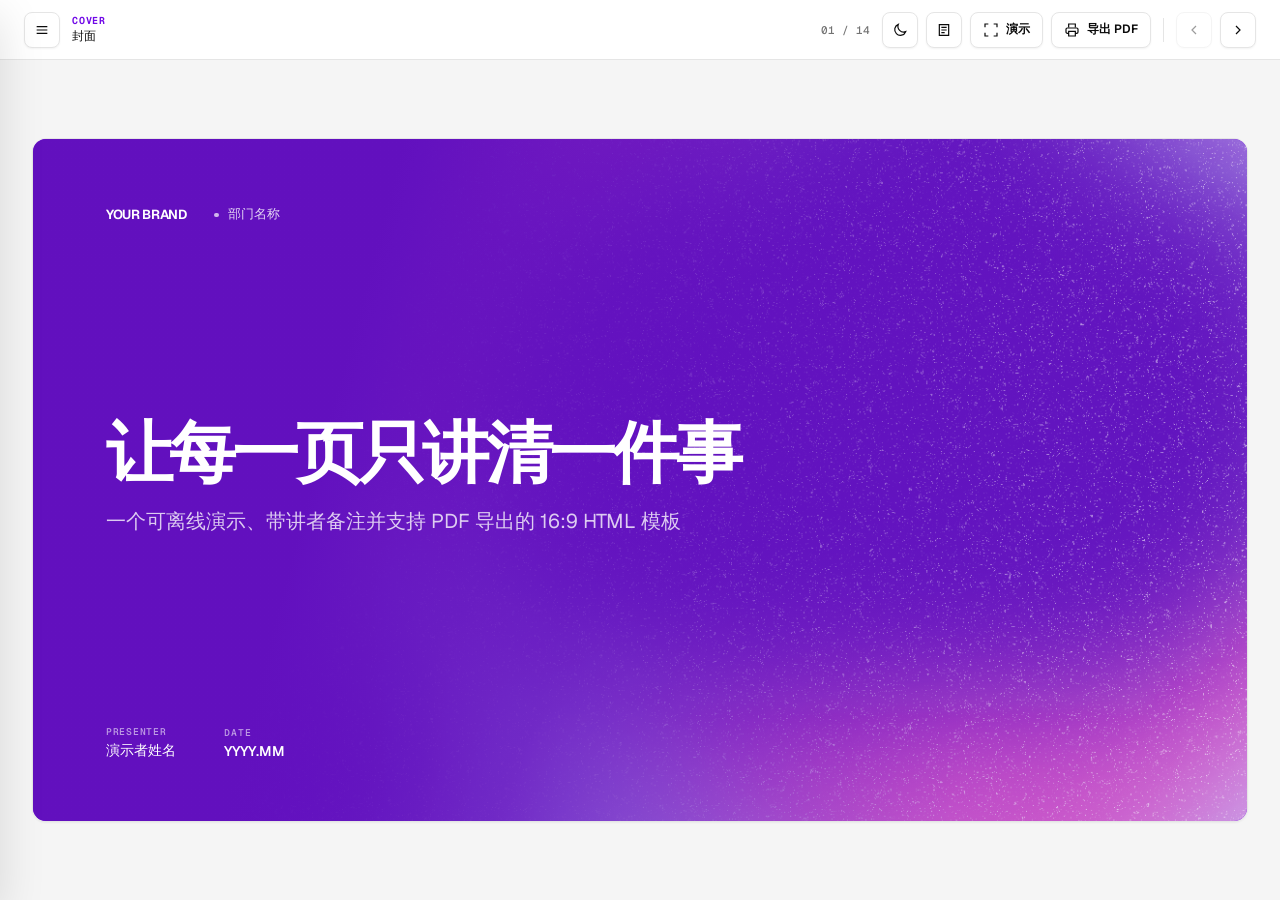
<file: assets/template/index.html>
<!doctype html>
<html lang="zh-CN">
  <head>
    <meta charset="utf-8">
    <meta name="viewport" content="width=device-width, initial-scale=1">
    <meta name="color-scheme" content="light dark">
    <title>HTML Slides</title>
    <link rel="stylesheet" href="./styles/tokens.css">
    <link rel="stylesheet" href="./styles/shell.css">
    <link rel="stylesheet" href="./styles/slides.css">
    <link rel="stylesheet" href="./styles/components.css">
    <link rel="stylesheet" href="./styles/print.css" media="print">
  </head>
  <body>
    <div class="app-shell">
      <aside class="sidebar" id="slideMenu" aria-labelledby="menuTitle" aria-hidden="true" inert>
        <div class="sidebar-head">
          <p class="sidebar-kicker">HTML Slides</p>
          <h1 id="menuTitle">页面导航</h1>
          <p id="menuDescription">选择页面，或使用方向键翻页。</p>
        </div>
        <nav class="slide-nav" aria-label="幻灯片页面">
          <ol id="slideList"></ol>
        </nav>
      </aside>

      <button class="menu-scrim" id="menuScrim" type="button" aria-label="关闭页面导航"></button>

      <main class="main-shell">
        <header class="toolbar">
          <div class="toolbar-group">
            <button class="icon-button" id="menuButton" type="button" aria-label="打开页面导航" aria-expanded="false" title="页面导航">
              <svg aria-hidden="true" viewBox="0 0 24 24" fill="none" stroke="currentColor"><path d="M4 7h16M4 12h16M4 17h16"/></svg>
            </button>
            <div class="toolbar-copy">
              <span id="toolbarType">Cover</span>
              <strong id="toolbarTitle">封面</strong>
            </div>
          </div>

          <div class="toolbar-group">
            <span class="page-counter" id="pageCounter">01 / 01</span>
            <button class="icon-button" id="themeButton" type="button" aria-label="切换深浅主题" title="切换主题"></button>
            <button class="icon-button" id="notesButton" type="button" aria-label="显示讲者备注" aria-pressed="false" title="讲者备注（N）">
              <svg aria-hidden="true" viewBox="0 0 24 24" fill="none" stroke="currentColor"><path d="M5 4h14v16H5zM8 8h8M8 12h8M8 16h5"/></svg>
            </button>
            <button class="text-button" id="presentButton" type="button" title="全屏演示（F）">
              <svg aria-hidden="true" viewBox="0 0 24 24" fill="none" stroke="currentColor"><path d="M8 3H3v5M16 3h5v5M8 21H3v-5M16 21h5v-5"/></svg>
              <span>演示</span>
            </button>
            <button class="text-button" id="printButton" type="button" title="打印 / 导出 PDF（P）">
              <svg aria-hidden="true" viewBox="0 0 24 24" fill="none" stroke="currentColor"><path d="M7 8V3h10v5M7 17H5a2 2 0 0 1-2-2v-4a2 2 0 0 1 2-2h14a2 2 0 0 1 2 2v4a2 2 0 0 1-2 2h-2M7 14h10v7H7zM17 12h.01"/></svg>
              <span>导出 PDF</span>
            </button>
            <span class="toolbar-divider" aria-hidden="true"></span>
            <button class="icon-button" id="prevButton" type="button" aria-label="上一页" title="上一页">
              <svg aria-hidden="true" viewBox="0 0 24 24" fill="none" stroke="currentColor"><path d="m15 18-6-6 6-6"/></svg>
            </button>
            <button class="icon-button" id="nextButton" type="button" aria-label="下一页" title="下一页">
              <svg aria-hidden="true" viewBox="0 0 24 24" fill="none" stroke="currentColor"><path d="m9 18 6-6-6-6"/></svg>
            </button>
          </div>
        </header>

        <div class="workspace">
          <div class="stage-wrap">
            <div class="stage" id="stage" aria-live="polite"></div>
          </div>
        </div>
      </main>
    </div>

    <aside class="notes-panel" id="notesPanel" aria-labelledby="notesTitle" aria-hidden="true">
      <div class="notes-head">
        <div>
          <span>Speaker notes</span>
          <h2 id="notesTitle">讲者备注</h2>
        </div>
        <button class="icon-button" id="closeNotesButton" type="button" aria-label="关闭讲者备注">
          <svg aria-hidden="true" viewBox="0 0 24 24" fill="none" stroke="currentColor"><path d="m6 6 12 12M18 6 6 18"/></svg>
        </button>
      </div>
      <div class="notes-content" id="notesContent"></div>
    </aside>

    <div class="print-deck" id="printDeck" aria-hidden="true"></div>

    <script src="./content/brand-config.js"></script>
    <script src="./content/deck-data.js"></script>
    <script src="./scripts/renderers.js"></script>
    <script src="./assets/vendor/elkjs-0.12.0/elk.bundled.js"></script>
    <script src="./scripts/diagram-runtime.js"></script>
    <script src="./assets/vendor/echarts-6.1.0/echarts.min.js"></script>
    <script src="./scripts/chart-runtime.js"></script>
    <script src="./scripts/app.js"></script>
  </body>
</html>
</file>
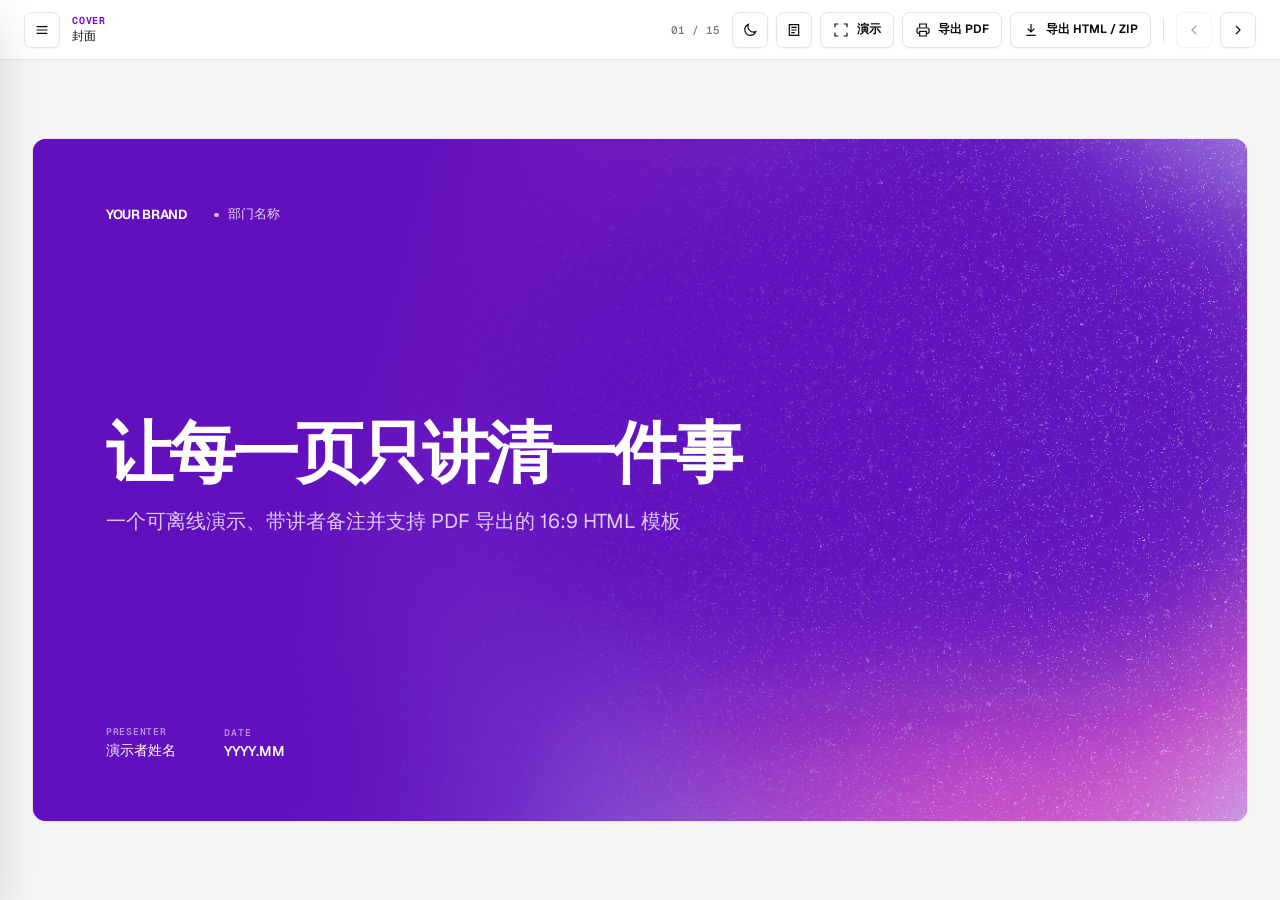
<file: skills/html-slides/assets/template/index.html>
<!doctype html>
<html lang="zh-CN">
  <head>
    <meta charset="utf-8">
    <meta name="viewport" content="width=device-width, initial-scale=1">
    <meta name="color-scheme" content="light dark">
    <title>HTML Slides</title>
    <link rel="stylesheet" href="./styles/tokens.css">
    <link rel="stylesheet" href="./styles/shell.css">
    <link rel="stylesheet" href="./styles/slides.css">
    <link rel="stylesheet" href="./styles/components.css">
    <link rel="stylesheet" href="./styles/print.css" media="print">
  </head>
  <body>
    <div class="app-shell">
      <aside class="sidebar" id="slideMenu" aria-labelledby="menuTitle" aria-hidden="true" inert>
        <div class="sidebar-head">
          <p class="sidebar-kicker">HTML Slides</p>
          <h1 id="menuTitle">页面导航</h1>
          <p id="menuDescription">选择页面，或使用方向键翻页。</p>
        </div>
        <nav class="slide-nav" aria-label="幻灯片页面">
          <ol id="slideList"></ol>
        </nav>
      </aside>

      <button class="menu-scrim" id="menuScrim" type="button" aria-label="关闭页面导航"></button>

      <main class="main-shell">
        <header class="toolbar">
          <div class="toolbar-group">
            <button class="icon-button" id="menuButton" type="button" aria-label="打开页面导航" aria-expanded="false" title="页面导航">
              <svg aria-hidden="true" viewBox="0 0 24 24" fill="none" stroke="currentColor"><path d="M4 7h16M4 12h16M4 17h16"/></svg>
            </button>
            <div class="toolbar-copy">
              <span id="toolbarType">Cover</span>
              <strong id="toolbarTitle">封面</strong>
            </div>
          </div>

          <div class="toolbar-group">
            <span class="page-counter" id="pageCounter">01 / 01</span>
            <button class="icon-button" id="themeButton" type="button" aria-label="切换深浅主题" title="切换主题"></button>
            <button class="icon-button" id="notesButton" type="button" aria-label="显示讲者备注" aria-pressed="false" title="讲者备注（N）">
              <svg aria-hidden="true" viewBox="0 0 24 24" fill="none" stroke="currentColor"><path d="M5 4h14v16H5zM8 8h8M8 12h8M8 16h5"/></svg>
            </button>
            <button class="text-button" id="presentButton" type="button" title="全屏演示（F）">
              <svg aria-hidden="true" viewBox="0 0 24 24" fill="none" stroke="currentColor"><path d="M8 3H3v5M16 3h5v5M8 21H3v-5M16 21h5v-5"/></svg>
              <span>演示</span>
            </button>
            <button class="text-button" id="printButton" type="button" title="打印 / 导出 PDF（P）">
              <svg aria-hidden="true" viewBox="0 0 24 24" fill="none" stroke="currentColor"><path d="M7 8V3h10v5M7 17H5a2 2 0 0 1-2-2v-4a2 2 0 0 1 2-2h14a2 2 0 0 1 2 2v4a2 2 0 0 1-2 2h-2M7 14h10v7H7zM17 12h.01"/></svg>
              <span>导出 PDF</span>
            </button>
            <button class="text-button" id="singleFileButton" type="button" title="选择主题并导出 HTML / ZIP">
              <svg aria-hidden="true" viewBox="0 0 24 24" fill="none" stroke="currentColor"><path d="M12 3v12M7 10l5 5 5-5M5 20h14"/></svg>
              <span>导出 HTML / ZIP</span>
            </button>
            <span class="toolbar-divider" aria-hidden="true"></span>
            <button class="icon-button" id="prevButton" type="button" aria-label="上一页" title="上一页">
              <svg aria-hidden="true" viewBox="0 0 24 24" fill="none" stroke="currentColor"><path d="m15 18-6-6 6-6"/></svg>
            </button>
            <button class="icon-button" id="nextButton" type="button" aria-label="下一页" title="下一页">
              <svg aria-hidden="true" viewBox="0 0 24 24" fill="none" stroke="currentColor"><path d="m9 18 6-6-6-6"/></svg>
            </button>
          </div>
        </header>

        <div class="workspace">
          <div class="stage-wrap">
            <div class="stage" id="stage" aria-live="polite"></div>
          </div>
        </div>
      </main>
    </div>

    <aside class="notes-panel" id="notesPanel" aria-labelledby="notesTitle" aria-hidden="true">
      <div class="notes-head">
        <div>
          <span>Speaker notes</span>
          <h2 id="notesTitle">讲者备注</h2>
        </div>
        <button class="icon-button" id="closeNotesButton" type="button" aria-label="关闭讲者备注">
          <svg aria-hidden="true" viewBox="0 0 24 24" fill="none" stroke="currentColor"><path d="m6 6 12 12M18 6 6 18"/></svg>
        </button>
      </div>
      <div class="notes-content" id="notesContent"></div>
    </aside>

    <div class="print-deck" id="printDeck" aria-hidden="true"></div>

    <script src="./content/brand-config.js"></script>
    <script src="./content/deck-data.js"></script>
    <script src="./scripts/renderers.js"></script>
    <script src="./assets/vendor/elkjs-0.12.0/elk.bundled.js"></script>
    <script src="./scripts/diagram-runtime.js"></script>
    <script src="./assets/vendor/echarts-6.1.0/echarts.min.js"></script>
    <script src="./scripts/chart-runtime.js"></script>
    <script src="./scripts/app.js"></script>
    <script src="./scripts/export-browser.js"></script>
  </body>
</html>
</file>
<file: assets/template/styles/tokens.css>
@font-face {
  font-family: "Geist";
  font-style: normal;
  font-weight: 100 900;
  font-display: swap;
  src: url("../assets/fonts/geist/Geist-Variable.woff2") format("woff2");
}

@font-face {
  font-family: "Geist Mono";
  font-style: normal;
  font-weight: 100 900;
  font-display: swap;
  src: url("../assets/fonts/geist/GeistMono-Variable.woff2") format("woff2");
}

/*
 * Default visual theme: GrapeCity.
 * Department or brand variants may override semantic color tokens after
 * copying the template, but typography, spacing and slide-scale tokens remain
 * part of the shared HTML Slides standard.
 */
:root {
  --background: oklch(1 0 0);
  --foreground: oklch(0.145 0 0);
  --card: oklch(1 0 0);
  --card-foreground: oklch(0.145 0 0);
  --popover: oklch(1 0 0);
  --popover-foreground: oklch(0.145 0 0);
  --primary: oklch(0.491 0.27 292.581);
  --primary-foreground: oklch(0.969 0.016 293.756);
  --muted: oklch(0.97 0 0);
  --muted-foreground: oklch(0.556 0 0);
  --accent: oklch(0.97 0 0);
  --accent-foreground: oklch(0.205 0 0);
  --border: oklch(0.922 0 0);
  --ring: oklch(0.708 0 0);
  --positive: oklch(0.62 0.17 150);
  --negative: oklch(0.61 0.22 27);
  --chart-1: oklch(0.811 0.111 293.571);
  --chart-2: oklch(0.606 0.25 292.717);
  --chart-3: oklch(0.541 0.281 293.009);
  --chart-4: oklch(0.491 0.27 292.581);
  --chart-5: oklch(0.432 0.232 292.759);

  --radius: 0.625rem;
  --radius-sm: calc(var(--radius) * 0.6);
  --radius-md: calc(var(--radius) * 0.8);
  --radius-lg: var(--radius);
  --radius-xl: calc(var(--radius) * 1.4);
  --shadow-sm: 0 1px 2px rgb(0 0 0 / 0.05);
  --shadow-md: 0 16px 44px rgb(0 0 0 / 0.12);

  --font-sans:
    "Geist", ui-sans-serif, system-ui, -apple-system, BlinkMacSystemFont,
    "Segoe UI", "PingFang SC", "Hiragino Sans GB", "Microsoft YaHei",
    "Noto Sans CJK SC", sans-serif;
  --font-mono:
    "Geist Mono", "SFMono-Regular", Consolas, "Liberation Mono", monospace;

  --motion-fast: 140ms;
  --motion-slide: 220ms;
  --ease-out: cubic-bezier(0.16, 1, 0.3, 1);

  --slide-inline: 6cqw;
  --slide-top: 5.4cqw;
  --slide-bottom: 4.2cqw;
  --slide-title-size: clamp(2rem, 3.15cqw, 3.5rem);
  --slide-statement-size: clamp(1.25rem, 1.62cqw, 1.8rem);
  --slide-body-size: clamp(1rem, 1.45cqw, 1.625rem);
  --slide-label-size: clamp(0.72rem, 0.92cqw, 1rem);
  --slide-body-gap: 2.3cqw;
}

html.dark {
  --background: oklch(0.145 0 0);
  --foreground: oklch(0.985 0 0);
  --card: oklch(0.205 0 0);
  --card-foreground: oklch(0.985 0 0);
  --popover: oklch(0.205 0 0);
  --popover-foreground: oklch(0.985 0 0);
  --primary: oklch(0.67 0.21 292.7);
  --primary-foreground: oklch(0.985 0 0);
  --muted: oklch(0.269 0 0);
  --muted-foreground: oklch(0.708 0 0);
  --accent: oklch(0.269 0 0);
  --accent-foreground: oklch(0.985 0 0);
  --border: oklch(1 0 0 / 12%);
  --ring: oklch(0.62 0.1 293);
  --shadow-sm: 0 1px 2px rgb(0 0 0 / 0.3);
  --shadow-md: 0 18px 52px rgb(0 0 0 / 0.4);
}

* {
  box-sizing: border-box;
}

html {
  background: var(--background);
  color: var(--foreground);
  font-family: var(--font-sans);
  -webkit-font-smoothing: antialiased;
  -moz-osx-font-smoothing: grayscale;
}

body {
  min-width: 320px;
  min-height: 100svh;
  margin: 0;
  background: var(--background);
}

button {
  font: inherit;
}

button:not(:disabled) {
  cursor: pointer;
}

button:focus-visible,
[tabindex]:focus-visible {
  outline: 3px solid color-mix(in oklab, var(--ring) 55%, transparent);
  outline-offset: 2px;
}

@media (prefers-reduced-motion: reduce) {
  :root {
    --motion-fast: 0.01ms;
    --motion-slide: 0.01ms;
  }
}
</file>
<file: assets/template/styles/shell.css>
.app-shell {
  min-height: 100svh;
}

.main-shell {
  min-width: 0;
}

.sidebar {
  position: fixed;
  inset: 0 auto 0 0;
  z-index: 40;
  display: flex;
  width: 19rem;
  height: 100svh;
  flex-direction: column;
  border-right: 1px solid var(--border);
  background: var(--background);
  color: var(--foreground);
  box-shadow: var(--shadow-md);
  transform: translateX(-100%);
  transition: transform var(--motion-slide) var(--ease-out);
}

body.menu-open .sidebar {
  transform: translateX(0);
}

.sidebar-head {
  border-bottom: 1px solid var(--border);
  padding: 1.5rem;
}

.sidebar-kicker,
.notes-head span {
  margin: 0;
  color: var(--primary);
  font: 650 0.6875rem/1rem var(--font-mono);
  letter-spacing: 0.12em;
  text-transform: uppercase;
}

.sidebar-head h1 {
  margin: 0.5rem 0 0;
  font-size: 1.25rem;
  letter-spacing: -0.02em;
}

.sidebar-head > p:last-child {
  margin: 0.65rem 0 0;
  color: var(--muted-foreground);
  font-size: 0.8125rem;
  line-height: 1.6;
}

.slide-nav {
  min-height: 0;
  overflow-y: auto;
  padding: 0.75rem;
}

.slide-nav ol {
  display: flex;
  flex-direction: column;
  gap: 0.25rem;
  margin: 0;
  padding: 0;
  list-style: none;
}

.nav-button {
  display: grid;
  width: 100%;
  grid-template-columns: 2rem 1fr;
  gap: 0.65rem;
  align-items: center;
  border: 0;
  border-radius: var(--radius-md);
  padding: 0.65rem 0.75rem;
  background: transparent;
  color: var(--foreground);
  text-align: left;
  transition: background-color var(--motion-fast) ease;
}

.nav-button:hover,
.nav-button[aria-current="true"] {
  background: var(--accent);
  color: var(--accent-foreground);
}

.nav-index {
  color: var(--primary);
  font: 550 0.6875rem/1rem var(--font-mono);
}

.nav-copy strong,
.nav-copy span {
  display: block;
}

.nav-copy strong {
  font-size: 0.8125rem;
  font-weight: 620;
}

.nav-copy span {
  margin-top: 0.1rem;
  color: var(--muted-foreground);
  font: 500 0.625rem/1rem var(--font-mono);
}

.menu-scrim {
  position: fixed;
  inset: 0;
  z-index: 35;
  border: 0;
  background: color-mix(in oklab, var(--foreground) 20%, transparent);
  opacity: 0;
  pointer-events: none;
  transition: opacity var(--motion-slide) ease;
}

body.menu-open .menu-scrim {
  opacity: 1;
  pointer-events: auto;
}

.toolbar {
  position: sticky;
  top: 0;
  z-index: 10;
  display: flex;
  height: 3.75rem;
  align-items: center;
  justify-content: space-between;
  gap: 1rem;
  border-bottom: 1px solid var(--border);
  padding: 0 1.5rem;
  background: color-mix(in oklab, var(--background) 94%, transparent);
  backdrop-filter: blur(14px);
}

.toolbar-group {
  display: flex;
  min-width: 0;
  align-items: center;
  gap: 0.5rem;
}

.toolbar-copy {
  display: flex;
  min-width: 0;
  flex-direction: column;
  margin-left: 0.25rem;
}

.toolbar-copy span {
  color: var(--primary);
  font: 650 0.625rem/0.875rem var(--font-mono);
  letter-spacing: 0.08em;
  text-transform: uppercase;
}

.toolbar-copy strong {
  max-width: 24rem;
  overflow: hidden;
  font-size: 0.75rem;
  font-weight: 560;
  text-overflow: ellipsis;
  white-space: nowrap;
}

.icon-button,
.text-button {
  display: inline-flex;
  height: 2.25rem;
  flex: 0 0 auto;
  align-items: center;
  justify-content: center;
  gap: 0.45rem;
  border: 1px solid var(--border);
  border-radius: var(--radius-md);
  background: var(--background);
  color: var(--foreground);
  box-shadow: var(--shadow-sm);
  transition:
    background-color var(--motion-fast) ease,
    transform var(--motion-fast) ease;
}

.icon-button {
  width: 2.25rem;
  padding: 0;
}

.text-button {
  padding: 0 0.75rem;
  font-size: 0.75rem;
  font-weight: 620;
}

.icon-button:hover,
.text-button:hover {
  background: var(--accent);
}

.icon-button:active,
.text-button:active {
  transform: translateY(1px);
}

.icon-button:disabled {
  cursor: default;
  opacity: 0.4;
}

.icon-button svg,
.text-button svg {
  width: 1rem;
  height: 1rem;
  stroke-width: 1.8;
}

.toolbar-divider {
  width: 1px;
  height: 1.5rem;
  margin-inline: 0.25rem;
  background: var(--border);
}

.page-counter {
  margin-right: 0.25rem;
  color: var(--muted-foreground);
  font: 500 0.6875rem/1rem var(--font-mono);
}

.workspace {
  min-height: calc(100svh - 3.75rem);
  padding: 2rem;
  background: var(--muted);
}

.stage-wrap {
  display: flex;
  min-height: calc(100svh - 7.75rem);
  align-items: center;
  justify-content: center;
}

.stage {
  position: relative;
  width: min(100%, calc((100svh - 8.75rem) * 16 / 9));
  max-width: 100rem;
  aspect-ratio: 16 / 9;
  overflow: hidden;
  border: 1px solid var(--border);
  border-radius: var(--radius-xl);
  background: var(--card);
  color: var(--card-foreground);
  box-shadow: var(--shadow-sm);
  container-type: size;
}

.notes-panel {
  position: fixed;
  right: 1.25rem;
  bottom: 1.25rem;
  z-index: 30;
  width: min(30rem, calc(100vw - 2.5rem));
  border: 1px solid var(--border);
  border-radius: var(--radius-xl);
  background: var(--popover);
  color: var(--popover-foreground);
  box-shadow: var(--shadow-md);
  opacity: 0;
  pointer-events: none;
  transform: translateY(calc(100% + 2rem));
  transition:
    opacity var(--motion-slide) ease,
    transform var(--motion-slide) var(--ease-out);
}

.notes-panel.is-open {
  opacity: 1;
  pointer-events: auto;
  transform: translateY(0);
}

.notes-head {
  display: flex;
  align-items: center;
  justify-content: space-between;
  gap: 1rem;
  border-bottom: 1px solid var(--border);
  padding: 0.875rem 1rem;
}

.notes-head h2 {
  margin: 0.15rem 0 0;
  font-size: 0.875rem;
}

.notes-content {
  max-height: 40svh;
  overflow-y: auto;
  padding: 1rem;
  color: var(--muted-foreground);
  font-size: 0.8125rem;
  line-height: 1.7;
}

.notes-content p {
  margin: 0;
}

.notes-content p + p {
  margin-top: 0.75rem;
}

.print-deck {
  display: none;
}

body.presenting .toolbar,
body.presenting .sidebar,
body.presenting .menu-scrim {
  display: none;
}

body.presenting .workspace {
  min-height: 100svh;
  padding: 0;
  background: #000;
}

body.presenting .stage-wrap {
  min-height: 100svh;
}

body.presenting .stage {
  width: min(100vw, calc(100svh * 16 / 9));
  max-width: none;
  height: auto;
  border: 0;
  border-radius: 0;
  box-shadow: none;
  aspect-ratio: 16 / 9;
}

@media (max-width: 860px) {
  .toolbar {
    padding-inline: 0.75rem;
  }

  .toolbar-copy strong {
    max-width: 10rem;
  }

  .workspace {
    overflow-x: auto;
    padding: 0.75rem;
  }

  .stage-wrap {
    min-width: 48rem;
    min-height: auto;
    align-items: flex-start;
  }

  .stage {
    width: 48rem;
  }
}

@media (max-width: 620px) {
  .toolbar-copy,
  .page-counter,
  .text-button span,
  .toolbar-divider {
    display: none;
  }

  .text-button {
    width: 2.25rem;
    padding: 0;
  }
}
</file>
<file: assets/template/styles/slides.css>
.slide {
  position: relative;
  width: 100cqw;
  height: 100cqh;
  overflow: hidden;
  background: var(--card);
  color: var(--card-foreground);
  opacity: 1;
  transform: translateY(0);
  transition:
    opacity var(--motion-slide) ease,
    transform var(--motion-slide) var(--ease-out);
}

.slide.is-entering {
  opacity: 0;
  transform: translateY(0.5cqw);
}

.slide-frame {
  position: relative;
  display: grid;
  width: 100%;
  height: 100%;
  grid-template-rows: auto auto minmax(0, 1fr) auto;
  padding: var(--slide-top) var(--slide-inline) var(--slide-bottom);
}

.page-title {
  width: 100%;
  margin: 0;
  color: var(--card-foreground);
  font-size: var(--slide-title-size);
  font-weight: 650;
  letter-spacing: -0.04em;
  line-height: 1.08;
  text-wrap: balance;
}

.page-statement {
  width: 100%;
  margin: 0.85cqw 0 0;
  color: var(--muted-foreground);
  font-size: var(--slide-statement-size);
  font-weight: 420;
  line-height: 1.45;
  text-wrap: pretty;
}

.slide-body {
  min-height: 0;
  margin-top: var(--slide-body-gap);
}

.slide-footer {
  display: grid;
  grid-template-columns: 1fr auto;
  gap: 1.2cqw;
  align-items: center;
  margin-top: 1.6cqw;
  color: var(--muted-foreground);
  font: 520 var(--slide-label-size)/1 var(--font-mono);
}

.slide-number {
  justify-self: end;
  font-variant-numeric: tabular-nums;
}

.brand-lockup {
  display: inline-flex;
  min-width: 0;
  align-items: center;
  gap: 0.75cqw;
}

.brand-logo {
  position: relative;
  display: inline-flex;
  width: 8.2cqw;
  height: 2.1cqw;
  align-items: center;
}

.brand-placeholder {
  display: inline-flex;
  width: 8.2cqw;
  height: 2.1cqw;
  align-items: center;
  overflow: hidden;
  color: currentColor;
  font: 650 1.08cqw/1 var(--font-sans);
  letter-spacing: -0.025em;
  text-overflow: ellipsis;
  white-space: nowrap;
}

.brand-logo img {
  display: block;
  width: 100%;
  height: 100%;
  object-fit: contain;
  object-position: left center;
}

.brand-logo .brand-logo-dark {
  display: none;
}

html.dark .brand-logo .brand-logo-light,
.slide-cover .brand-logo .brand-logo-light,
.slide-summary .brand-logo .brand-logo-light {
  display: none;
}

html.dark .brand-logo .brand-logo-dark,
.slide-cover .brand-logo .brand-logo-dark,
.slide-summary .brand-logo .brand-logo-dark {
  display: block;
}

.brand-lockup-dot {
  width: 0.36cqw;
  height: 0.36cqw;
  flex: 0 0 auto;
  border-radius: 999px;
  background: var(--primary);
}

.brand-lockup-department {
  overflow: hidden;
  color: var(--muted-foreground);
  text-overflow: ellipsis;
  white-space: nowrap;
}

.slide-cover {
  isolation: isolate;
  background: var(--primary);
  color: var(--primary-foreground);
}

.cover-background {
  position: absolute;
  inset: 0;
  z-index: -2;
  background:
    linear-gradient(
      105deg,
      var(--primary) 0 27%,
      color-mix(in oklab, var(--primary) 82%, transparent) 47%,
      color-mix(in oklab, var(--primary) 20%, transparent) 78%,
      transparent 100%
    ),
    url("../assets/images/cover-background.png") center/cover no-repeat;
  filter: saturate(0.78);
  transform: scale(1.02);
}

.cover-copy {
  display: grid;
  width: 100%;
  height: 100%;
  grid-template-rows: auto 1fr auto;
  padding: 5.2cqw 6cqw 5cqw;
}

.cover-brand {
  color: white;
}

.cover-brand .brand-lockup-dot {
  background: rgb(255 255 255 / 0.7);
}

.cover-brand .brand-lockup-department {
  color: rgb(255 255 255 / 0.82);
  font: 560 1.05cqw/1 var(--font-mono);
}

.cover-heading {
  align-self: center;
  width: min(78cqw, 100%);
}

.cover-title {
  margin: 0;
  color: white;
  font-size: clamp(3rem, 5.5cqw, 6.2rem);
  font-weight: 680;
  letter-spacing: -0.055em;
  line-height: 1.02;
  text-wrap: balance;
}

.cover-subtitle {
  max-width: 70cqw;
  margin: 1.6cqw 0 0;
  color: rgb(255 255 255 / 0.78);
  font-size: clamp(1.2rem, 1.65cqw, 1.85rem);
  line-height: 1.45;
}

.cover-meta {
  display: flex;
  gap: 4cqw;
  align-items: end;
}

.cover-meta > div {
  display: grid;
  gap: 0.35cqw;
}

.cover-meta span {
  color: rgb(255 255 255 / 0.58);
  font: 540 0.8cqw/1 var(--font-mono);
  letter-spacing: 0.08em;
  text-transform: uppercase;
}

.cover-meta strong {
  color: white;
  font-size: 1.15cqw;
  font-weight: 570;
}

.slide-section .slide-frame {
  grid-template-rows: minmax(0, 1fr) auto;
}

.slide-section {
  background: var(--background);
}

.section-layout {
  display: grid;
  min-height: 0;
  grid-template-columns: 14cqw minmax(0, 1fr);
  gap: 3cqw;
  align-items: center;
}

.section-index {
  display: grid;
  place-items: center;
  color: var(--primary);
  font: 650 8.2cqw/0.95 var(--font-mono);
  letter-spacing: -0.08em;
}

.section-copy {
  padding-left: 3cqw;
  border-left: 2px solid var(--primary);
}

.section-copy h1 {
  max-width: 100%;
  margin: 0;
  font-size: clamp(2.5rem, 4.4cqw, 4.9rem);
  font-weight: 650;
  letter-spacing: -0.045em;
  line-height: 1.08;
  text-wrap: balance;
}

.section-copy p {
  max-width: 100%;
  margin: 1.2cqw 0 0;
  color: var(--muted-foreground);
  font-size: clamp(1.2rem, 1.75cqw, 1.95rem);
  line-height: 1.5;
}

.evidence-layout {
  display: grid;
  height: 100%;
  grid-template-columns: minmax(0, 1.6fr) minmax(0, 1fr);
  gap: 4cqw;
  align-items: center;
}

.evidence-media {
  width: 100%;
  justify-self: center;
}

.evidence-component {
  display: flex;
  width: 100%;
  height: 100%;
  min-height: 0;
  align-items: center;
}

.evidence-component > * {
  width: 100%;
}

.evidence-component.is-chart {
  align-items: stretch;
}

.evidence-explanation h2 {
  margin: 0;
  font-size: 2.05cqw;
  line-height: 1.18;
}

.evidence-explanation > p {
  margin: 1cqw 0 0;
  color: var(--muted-foreground);
  font-size: 1.28cqw;
  line-height: 1.55;
}

.evidence-points {
  display: grid;
  gap: 0.9cqw;
  margin: 1.8cqw 0 0;
  padding: 0;
  list-style: none;
}

.evidence-points li {
  position: relative;
  padding-left: 1.35cqw;
  font-size: 1.12cqw;
  line-height: 1.45;
}

.evidence-points li::before {
  position: absolute;
  top: 0.6em;
  left: 0;
  width: 0.42cqw;
  height: 0.42cqw;
  border-radius: 999px;
  background: var(--primary);
  content: "";
}

.slide-summary {
  background: var(--primary);
  color: var(--primary-foreground);
}

.slide-summary .slide-frame {
  position: relative;
  z-index: 1;
  grid-template-rows: minmax(0, 1fr) auto;
}

.summary-layout {
  display: grid;
  grid-template-columns: repeat(2, minmax(0, 1fr));
  align-items: stretch;
}

.summary-copy {
  display: flex;
  align-items: center;
  padding-right: 4cqw;
  color: var(--primary-foreground);
}

.summary-copy h1 {
  margin: 0;
  color: white;
  font-size: clamp(2.7rem, 4.4cqw, 4.9rem);
  font-weight: 650;
  letter-spacing: -0.045em;
  line-height: 1.08;
  text-wrap: balance;
}

.summary-content {
  display: flex;
  align-items: center;
  padding-left: 6cqw;
}

.summary-list {
  display: grid;
  width: 100%;
  gap: 1.8cqw;
}

.summary-item {
  display: grid;
  grid-template-columns: 2.6cqw 1fr;
  gap: 1.2cqw;
  align-items: center;
}

.summary-item span {
  color: color-mix(
    in oklab,
    var(--primary-foreground) 72%,
    transparent
  );
  font: 580 1cqw/1 var(--font-mono);
}

.summary-item strong {
  color: var(--primary-foreground);
  font-size: 1.65cqw;
  font-weight: 560;
  line-height: 1.35;
}

.slide-summary .slide-footer {
  color: rgb(255 255 255 / 0.65);
}

.slide-summary .footer-brand .brand-lockup-department {
  color: var(--primary-foreground);
}

.slide-summary .brand-lockup-dot {
  background: color-mix(
    in oklab,
    var(--primary-foreground) 65%,
    transparent
  );
}

.slide-summary .slide-number {
  color: var(--primary-foreground);
}
</file>
<file: assets/template/styles/components.css>
.indexed-item {
  display: grid;
  grid-template-columns: 3.2cqw minmax(0, 1fr);
  grid-template-rows: auto auto;
  column-gap: 1cqw;
  align-content: start;
}

.indexed-item-number {
  grid-column: 1;
  grid-row: 1;
  align-self: center;
  color: var(--primary);
  font: 620 1cqw/1 var(--font-mono);
}

.indexed-item-title {
  grid-column: 2;
  grid-row: 1;
  margin: 0;
  font-size: 1.75cqw;
  font-weight: 620;
  line-height: 1.18;
}

.indexed-item-description {
  grid-column: 2;
  grid-row: 2;
  margin: 0.65cqw 0 0;
  color: var(--muted-foreground);
  font-size: 1.2cqw;
  line-height: 1.5;
}

.indexed-item.is-description-bottom .indexed-item-description {
  align-self: end;
  margin-top: auto;
}

.indexed-grid {
  display: grid;
  height: 100%;
  grid-template-columns: repeat(var(--columns, 2), minmax(0, 1fr));
  grid-auto-rows: 1fr;
  gap: 1px;
  background: var(--border);
}

.indexed-grid .indexed-item {
  min-height: 0;
  padding: 2cqw;
  background: var(--card);
  align-content: center;
}

.metric-group {
  display: grid;
  height: 100%;
  grid-template-columns: repeat(var(--columns, 3), minmax(0, 1fr));
  align-items: center;
}

.metric-item {
  min-width: 0;
  padding: 1cqw 2.4cqw;
  border-left: 1px solid var(--border);
}

.metric-item:first-child {
  padding-left: 0;
  border-left: 0;
}

.metric-value {
  display: flex;
  align-items: baseline;
  gap: 0.45cqw;
  color: var(--primary);
}

.metric-value strong {
  font-size: 4.6cqw;
  font-weight: 650;
  letter-spacing: -0.065em;
  line-height: 1;
  font-variant-numeric: tabular-nums;
}

.metric-value span {
  font-size: 1.35cqw;
  font-weight: 600;
}

.metric-item h2 {
  margin: 1.2cqw 0 0;
  font-size: 1.55cqw;
  line-height: 1.2;
}

.metric-item p {
  margin: 0.65cqw 0 0;
  color: var(--muted-foreground);
  font-size: 1.05cqw;
  line-height: 1.5;
}

.metric-meta {
  display: block;
  margin-top: 1.15cqw;
  color: var(--muted-foreground);
  font: 520 0.82cqw/1.3 var(--font-mono);
}

.data-table-wrap {
  display: grid;
  height: 100%;
  align-content: center;
}

.data-table {
  width: 100%;
  border-collapse: collapse;
  font-size: 1.22cqw;
  line-height: 1.35;
}

.data-table th,
.data-table td {
  padding: 1.12cqw 1.2cqw;
  border-bottom: 1px solid var(--border);
  text-align: left;
}

.data-table th {
  color: var(--muted-foreground);
  font: 600 0.96cqw/1.25 var(--font-mono);
  letter-spacing: 0.04em;
}

.data-table .is-numeric {
  text-align: right;
  font-variant-numeric: tabular-nums;
}

.data-table tbody tr:last-child td {
  border-bottom: 0;
}

.data-table tr.is-summary td {
  border-top: 1px solid var(--foreground);
  font-weight: 650;
}

.process {
  position: relative;
  display: grid;
  height: 100%;
  grid-template-columns: repeat(var(--steps, 4), minmax(0, 1fr));
  align-items: center;
}

.process::before {
  position: absolute;
  top: 50%;
  right: 2cqw;
  left: 2cqw;
  height: 1px;
  background: var(--border);
  content: "";
}

.process-step {
  position: relative;
  display: grid;
  justify-items: center;
  text-align: center;
}

.process-marker {
  z-index: 1;
  display: grid;
  width: 3.2cqw;
  height: 3.2cqw;
  place-items: center;
  border: 1px solid var(--primary);
  border-radius: 999px;
  background: var(--card);
  color: var(--primary);
  font: 620 0.95cqw/1 var(--font-mono);
}

.process-step.is-current .process-marker,
.process-step.is-complete .process-marker {
  background: var(--primary);
  color: var(--primary-foreground);
}

.process-step h2 {
  position: absolute;
  bottom: calc(50% + 3.3cqw);
  width: 86%;
  margin: 0;
  font-size: 1.4cqw;
}

.process-step p {
  position: absolute;
  top: calc(50% + 3.1cqw);
  width: 86%;
  margin: 0;
  color: var(--muted-foreground);
  font-size: 1cqw;
  line-height: 1.45;
}

.slide-component-chart .slide-body,
.slide-component-diagram-nodes .slide-body {
  display: flex;
  min-height: 0;
  justify-content: flex-start;
}

.chart-figure {
  display: flex;
  width: 100%;
  height: 100%;
  min-height: 0;
  margin: 0;
  flex: 1;
  flex-direction: column;
}

.chart-surface {
  width: 100%;
  min-height: 0;
  flex: 1;
}

.chart-loading,
.chart-error {
  display: grid;
  width: 100%;
  height: 100%;
  margin: 0;
  place-items: center;
  color: var(--muted-foreground);
  font-size: 1.1cqw;
}

.chart-error {
  color: var(--negative);
}

.chart-figure figcaption {
  margin-top: 0.6cqw;
  color: var(--muted-foreground);
  font: 500 0.8cqw/1.4 var(--font-mono);
  letter-spacing: 0.04em;
  text-align: right;
}

.diagram-surface {
  display: grid;
  width: 100%;
  height: 100%;
  min-height: 0;
  flex: 1;
  place-items: center;
}

.architecture-loading,
.architecture-diagram[data-state="error"] {
  margin: 0;
  color: var(--muted-foreground);
  font-size: 0.9cqw;
}

.architecture-svg {
  display: block;
  width: 100%;
  height: 100%;
  overflow: visible;
}

.architecture-svg-edge {
  fill: none;
  stroke: color-mix(in oklab, var(--muted-foreground) 72%, transparent);
  stroke-linecap: round;
  stroke-linejoin: round;
  stroke-width: 1.15;
  vector-effect: non-scaling-stroke;
}

.architecture-svg-edge.is-primary {
  stroke: var(--primary);
  stroke-width: 1.6;
}

.architecture-svg-edge.is-auxiliary {
  stroke: color-mix(in oklab, var(--muted-foreground) 48%, transparent);
  stroke-dasharray: 5 5;
  stroke-width: 1;
}

.architecture-arrow.is-default path {
  fill: color-mix(in oklab, var(--muted-foreground) 72%, transparent);
}

.architecture-arrow.is-primary path {
  fill: var(--primary);
}

.architecture-arrow.is-auxiliary path {
  fill: color-mix(in oklab, var(--muted-foreground) 48%, transparent);
}

.architecture-svg-node rect {
  fill: var(--background);
  stroke: var(--border);
  stroke-width: 1;
  vector-effect: non-scaling-stroke;
}

.architecture-svg-node.is-input rect {
  fill: color-mix(in oklab, var(--muted) 40%, var(--background));
}

.architecture-svg-node.is-core rect {
  fill: color-mix(in oklab, var(--primary) 10%, var(--background));
  stroke: var(--primary);
  stroke-width: 1.5;
}

.architecture-svg-node.is-output rect {
  fill: var(--primary);
  stroke: var(--primary);
}

.architecture-svg-title,
.architecture-svg-description {
  font-family: var(--font-sans);
  pointer-events: none;
}

.architecture-svg-title {
  fill: var(--foreground);
  font-size: 15px;
  font-weight: 650;
}

.architecture-svg-description {
  fill: var(--muted-foreground);
  font-size: 11px;
}

.architecture-svg-node.is-output .architecture-svg-title,
.architecture-svg-node.is-output .architecture-svg-description {
  fill: var(--primary-foreground);
}

.slide-component-media-surface .slide-body {
  display: flex;
  min-height: 0;
  align-items: center;
}

.content-media-collection {
  display: flex;
  width: 100%;
  min-height: 0;
  flex: 1;
  gap: 3cqw;
  align-items: center;
  justify-content: center;
}

.content-media {
  display: flex;
  max-width: 100%;
  margin: 0;
  flex-direction: column;
}

.content-media.is-landscape {
  width: 52cqw;
}

.content-media.is-portrait {
  width: 24cqw;
}

.content-media.is-vertical {
  width: 17.5cqw;
}

.content-media-surface {
  overflow: hidden;
  border: 1px solid var(--border);
  border-radius: var(--radius-xl);
  background: var(--muted);
}

.content-media.is-landscape .content-media-surface {
  aspect-ratio: 16 / 9;
}

.content-media.is-portrait .content-media-surface {
  aspect-ratio: 3 / 4;
}

.content-media.is-vertical .content-media-surface {
  aspect-ratio: 9 / 16;
}

.content-media-element,
.content-media-print-poster {
  display: block;
  width: 100%;
  height: 100%;
}

.content-media-element.is-contain,
.content-media-print-poster.is-contain {
  object-fit: contain;
}

.content-media-element.is-cover,
.content-media-print-poster.is-cover {
  object-fit: cover;
}

.content-media-print-poster {
  display: none;
}

.content-media figcaption {
  display: flex;
  gap: 1.4cqw;
  align-items: baseline;
  justify-content: space-between;
  margin-top: 0.75cqw;
  color: var(--muted-foreground);
  font-size: 0.85cqw;
  line-height: 1.4;
}

.content-media figcaption strong {
  color: var(--foreground);
  font-weight: 580;
}

.comparison {
  display: grid;
  height: 100%;
  min-height: 0;
  grid-template-columns: minmax(0, 35fr) minmax(0, 65fr);
}

.comparison.is-neutral {
  grid-template-columns: repeat(2, minmax(0, 1fr));
}

.comparison-panel {
  display: flex;
  min-width: 0;
  min-height: 0;
  flex-direction: column;
  justify-content: flex-start;
}

.comparison-panel.is-left {
  padding: 0.8cqw 4.2cqw 0 0;
  color: var(--muted-foreground);
}

.comparison-panel.is-right {
  padding: 0.8cqw 0 0 5cqw;
  border-left: 1px solid var(--border);
}

.comparison-heading span {
  display: block;
  color: var(--primary);
  font: 600 0.9cqw/1 var(--font-mono);
  letter-spacing: 0.2em;
}

.comparison-panel.is-left .comparison-heading span {
  color: color-mix(in oklab, var(--muted-foreground) 76%, var(--background));
}

.comparison-heading h2 {
  margin: 0.75cqw 0 0;
  letter-spacing: -0.035em;
  line-height: 1.15;
}

.comparison-panel.is-left .comparison-heading h2 {
  color: color-mix(in oklab, var(--muted-foreground) 78%, var(--background));
  font-size: 1.85cqw;
  font-weight: 650;
}

.comparison-panel.is-right .comparison-heading h2 {
  font-size: 2.35cqw;
  font-weight: 680;
}

.comparison-legacy-list {
  display: flex;
  margin-top: 1.4cqw;
  flex: 1;
  flex-direction: column;
  gap: 1.35cqw;
  justify-content: center;
}

.comparison-legacy-item {
  display: grid;
  grid-template-columns: 0.34cqw minmax(0, 1fr);
  gap: 0.96cqw;
  align-items: center;
}

.comparison-legacy-item::before {
  width: 0.34cqw;
  aspect-ratio: 1;
  border-radius: 999px;
  background: color-mix(in oklab, var(--muted-foreground) 44%, var(--background));
  content: "";
}

.comparison-legacy-item p {
  margin: 0;
  color: color-mix(in oklab, var(--muted-foreground) 68%, var(--background));
  font-size: 1.15cqw;
  line-height: 1.45;
}

.comparison-target-list {
  display: grid;
  min-height: 0;
  margin-top: 1.4cqw;
  flex: 1;
  grid-auto-rows: minmax(0, 1fr);
}

.comparison-target-item {
  display: grid;
  min-height: 0;
  grid-template-columns: 4.6cqw minmax(0, 1fr);
  align-content: center;
  align-items: start;
  border-top: 1px solid var(--border);
}

.comparison-target-item:first-child {
  border-top: 0;
}

.comparison-index {
  display: flex;
  height: calc(1.45cqw * 1.3);
  align-items: center;
  color: var(--primary);
  font: 650 1.1cqw/1 var(--font-mono);
  letter-spacing: 0.04em;
}

.comparison-target-item h3 {
  margin: 0;
  font-size: 1.45cqw;
  font-weight: 640;
  line-height: 1.3;
}

.comparison-target-item p {
  margin: 0.48cqw 0 0;
  color: var(--muted-foreground);
  font-size: 1.02cqw;
  line-height: 1.48;
}

.comparison.is-neutral .comparison-panel.is-left,
.comparison.is-neutral .comparison-panel.is-left .comparison-heading h2,
.comparison.is-neutral .comparison-legacy-item p {
  color: var(--foreground);
}

.slide-component-callout .slide-body {
  display: flex;
  align-items: center;
  justify-content: center;
}

.callout {
  width: 88%;
  padding: 0.9cqw 0 0.9cqw 3cqw;
  border-inline-start: 0.48cqw solid var(--primary);
}

.callout.is-neutral {
  border-inline-start-color: var(--foreground);
}

.callout-label {
  display: block;
  color: var(--primary);
  font: 650 0.92cqw/1.2 var(--font-mono);
  letter-spacing: 0.12em;
}

.callout.is-neutral .callout-label {
  color: var(--muted-foreground);
}

.callout-message {
  max-width: 92%;
  margin: 1.15cqw 0 0;
  font-size: 3.15cqw;
  font-weight: 680;
  letter-spacing: -0.04em;
  line-height: 1.28;
}

.callout-copy p {
  max-width: 78%;
  margin: 1.2cqw 0 0;
  color: var(--muted-foreground);
  font-size: 1.35cqw;
  line-height: 1.55;
}

.callout-copy cite {
  display: block;
  margin-top: 1.35cqw;
  color: var(--muted-foreground);
  font: 550 0.82cqw/1.3 var(--font-mono);
  font-style: normal;
  letter-spacing: 0.04em;
}
</file>
<file: assets/template/styles/print.css>
@page {
  size: 13.333in 7.5in;
  margin: 0;
}

html,
body {
  width: 13.333in;
  margin: 0;
  background: white;
}

body .app-shell,
body.presenting .app-shell,
body .notes-panel,
body .menu-scrim {
  display: none;
}

.print-deck {
  display: block;
}

.print-slide {
  position: relative;
  width: 13.333in;
  height: 7.5in;
  overflow: hidden;
  break-after: page;
  background: var(--card);
  color: var(--card-foreground);
  print-color-adjust: exact;
  -webkit-print-color-adjust: exact;
  container-type: size;
}

.print-slide:last-child {
  break-after: auto;
}

* {
  animation: none !important;
  transition: none !important;
}

.print-slide video.content-media-element {
  display: none;
}

.print-slide .content-media-print-poster {
  display: block;
}
</file>
<file: skills/html-slides/assets/template/styles/tokens.css>
@font-face {
  font-family: "Geist";
  font-style: normal;
  font-weight: 100 900;
  font-display: swap;
  src: url("../assets/fonts/geist/Geist-Variable.woff2") format("woff2");
}

@font-face {
  font-family: "Geist Mono";
  font-style: normal;
  font-weight: 100 900;
  font-display: swap;
  src: url("../assets/fonts/geist/GeistMono-Variable.woff2") format("woff2");
}

/*
 * Default visual theme: GrapeCity.
 * Department or brand variants may override semantic color tokens after
 * copying the template, but typography, spacing and slide-scale tokens remain
 * part of the shared HTML Slides standard.
 */
:root {
  --background: oklch(1 0 0);
  --foreground: oklch(0.145 0 0);
  --card: oklch(1 0 0);
  --card-foreground: oklch(0.145 0 0);
  --popover: oklch(1 0 0);
  --popover-foreground: oklch(0.145 0 0);
  --primary: oklch(0.491 0.27 292.581);
  --primary-foreground: oklch(0.969 0.016 293.756);
  --muted: oklch(0.97 0 0);
  --muted-foreground: oklch(0.556 0 0);
  --accent: oklch(0.97 0 0);
  --accent-foreground: oklch(0.205 0 0);
  --border: oklch(0.922 0 0);
  --ring: oklch(0.708 0 0);
  --positive: oklch(0.62 0.17 150);
  --negative: oklch(0.61 0.22 27);
  --chart-1: oklch(0.811 0.111 293.571);
  --chart-2: oklch(0.606 0.25 292.717);
  --chart-3: oklch(0.541 0.281 293.009);
  --chart-4: oklch(0.491 0.27 292.581);
  --chart-5: oklch(0.432 0.232 292.759);

  --radius: 0.625rem;
  --radius-sm: calc(var(--radius) * 0.6);
  --radius-md: calc(var(--radius) * 0.8);
  --radius-lg: var(--radius);
  --radius-xl: calc(var(--radius) * 1.4);
  --shadow-sm: 0 1px 2px rgb(0 0 0 / 0.05);
  --shadow-md: 0 16px 44px rgb(0 0 0 / 0.12);

  --font-sans:
    "Geist", ui-sans-serif, system-ui, -apple-system, BlinkMacSystemFont,
    "Segoe UI", "PingFang SC", "Hiragino Sans GB", "Microsoft YaHei",
    "Noto Sans CJK SC", sans-serif;
  --font-mono:
    "Geist Mono", "SFMono-Regular", Consolas, "Liberation Mono", monospace;

  --motion-fast: 140ms;
  --motion-slide: 220ms;
  --ease-out: cubic-bezier(0.16, 1, 0.3, 1);

  --slide-inline: 6cqw;
  --slide-top: 5.4cqw;
  --slide-bottom: 4.2cqw;
  --slide-title-size: clamp(2rem, 3.15cqw, 3.5rem);
  --slide-statement-size: clamp(1.25rem, 1.62cqw, 1.8rem);
  --slide-body-size: clamp(1rem, 1.45cqw, 1.625rem);
  --slide-label-size: clamp(0.72rem, 0.92cqw, 1rem);
  --slide-body-gap: 2.3cqw;
}

html.dark {
  --background: oklch(0.145 0 0);
  --foreground: oklch(0.985 0 0);
  --card: oklch(0.205 0 0);
  --card-foreground: oklch(0.985 0 0);
  --popover: oklch(0.205 0 0);
  --popover-foreground: oklch(0.985 0 0);
  --primary: oklch(0.67 0.21 292.7);
  --primary-foreground: oklch(0.985 0 0);
  --muted: oklch(0.269 0 0);
  --muted-foreground: oklch(0.708 0 0);
  --accent: oklch(0.269 0 0);
  --accent-foreground: oklch(0.985 0 0);
  --border: oklch(1 0 0 / 12%);
  --ring: oklch(0.62 0.1 293);
  --shadow-sm: 0 1px 2px rgb(0 0 0 / 0.3);
  --shadow-md: 0 18px 52px rgb(0 0 0 / 0.4);
}

* {
  box-sizing: border-box;
}

html {
  background: var(--background);
  color: var(--foreground);
  font-family: var(--font-sans);
  -webkit-font-smoothing: antialiased;
  -moz-osx-font-smoothing: grayscale;
}

body {
  min-width: 320px;
  min-height: 100svh;
  margin: 0;
  background: var(--background);
}

button {
  font: inherit;
}

button:not(:disabled) {
  cursor: pointer;
}

button:focus-visible,
[tabindex]:focus-visible {
  outline: 3px solid color-mix(in oklab, var(--ring) 55%, transparent);
  outline-offset: 2px;
}

@media (prefers-reduced-motion: reduce) {
  :root {
    --motion-fast: 0.01ms;
    --motion-slide: 0.01ms;
  }
}
</file>
<file: skills/html-slides/assets/template/styles/shell.css>
.app-shell {
  min-height: 100svh;
}

.main-shell {
  min-width: 0;
}

.sidebar {
  position: fixed;
  inset: 0 auto 0 0;
  z-index: 40;
  display: flex;
  width: 19rem;
  height: 100svh;
  flex-direction: column;
  border-right: 1px solid var(--border);
  background: var(--background);
  color: var(--foreground);
  box-shadow: var(--shadow-md);
  transform: translateX(-100%);
  transition: transform var(--motion-slide) var(--ease-out);
}

body.menu-open .sidebar {
  transform: translateX(0);
}

.sidebar-head {
  border-bottom: 1px solid var(--border);
  padding: 1.5rem;
}

.sidebar-kicker,
.notes-head span {
  margin: 0;
  color: var(--primary);
  font: 650 0.6875rem/1rem var(--font-mono);
  letter-spacing: 0.12em;
  text-transform: uppercase;
}

.sidebar-head h1 {
  margin: 0.5rem 0 0;
  font-size: 1.25rem;
  letter-spacing: -0.02em;
}

.sidebar-head > p:last-child {
  margin: 0.65rem 0 0;
  color: var(--muted-foreground);
  font-size: 0.8125rem;
  line-height: 1.6;
}

.slide-nav {
  min-height: 0;
  overflow-y: auto;
  padding: 0.75rem;
}

.slide-nav ol {
  display: flex;
  flex-direction: column;
  gap: 0.25rem;
  margin: 0;
  padding: 0;
  list-style: none;
}

.nav-button {
  display: grid;
  width: 100%;
  grid-template-columns: 2rem 1fr;
  gap: 0.65rem;
  align-items: center;
  border: 0;
  border-radius: var(--radius-md);
  padding: 0.65rem 0.75rem;
  background: transparent;
  color: var(--foreground);
  text-align: left;
  transition: background-color var(--motion-fast) ease;
}

.nav-button:hover,
.nav-button[aria-current="true"] {
  background: var(--accent);
  color: var(--accent-foreground);
}

.nav-index {
  color: var(--primary);
  font: 550 0.6875rem/1rem var(--font-mono);
}

.nav-copy strong,
.nav-copy span {
  display: block;
}

.nav-copy strong {
  font-size: 0.8125rem;
  font-weight: 620;
}

.nav-copy span {
  margin-top: 0.1rem;
  color: var(--muted-foreground);
  font: 500 0.625rem/1rem var(--font-mono);
}

.menu-scrim {
  position: fixed;
  inset: 0;
  z-index: 35;
  border: 0;
  background: color-mix(in oklab, var(--foreground) 20%, transparent);
  opacity: 0;
  pointer-events: none;
  transition: opacity var(--motion-slide) ease;
}

body.menu-open .menu-scrim {
  opacity: 1;
  pointer-events: auto;
}

.toolbar {
  position: sticky;
  top: 0;
  z-index: 10;
  display: flex;
  height: 3.75rem;
  align-items: center;
  justify-content: space-between;
  gap: 1rem;
  border-bottom: 1px solid var(--border);
  padding: 0 1.5rem;
  background: color-mix(in oklab, var(--background) 94%, transparent);
  backdrop-filter: blur(14px);
}

.toolbar-group {
  display: flex;
  min-width: 0;
  align-items: center;
  gap: 0.5rem;
}

.toolbar-copy {
  display: flex;
  min-width: 0;
  flex-direction: column;
  margin-left: 0.25rem;
}

.toolbar-copy span {
  color: var(--primary);
  font: 650 0.625rem/0.875rem var(--font-mono);
  letter-spacing: 0.08em;
  text-transform: uppercase;
}

.toolbar-copy strong {
  max-width: 24rem;
  overflow: hidden;
  font-size: 0.75rem;
  font-weight: 560;
  text-overflow: ellipsis;
  white-space: nowrap;
}

.icon-button,
.text-button {
  display: inline-flex;
  height: 2.25rem;
  flex: 0 0 auto;
  align-items: center;
  justify-content: center;
  gap: 0.45rem;
  border: 1px solid var(--border);
  border-radius: var(--radius-md);
  background: var(--background);
  color: var(--foreground);
  box-shadow: var(--shadow-sm);
  transition:
    background-color var(--motion-fast) ease,
    transform var(--motion-fast) ease;
}

.icon-button {
  width: 2.25rem;
  padding: 0;
}

.text-button {
  padding: 0 0.75rem;
  font-size: 0.75rem;
  font-weight: 620;
}

.export-dialog {
  width: min(30rem, calc(100vw - 2rem));
  border: 1px solid var(--border);
  border-radius: var(--radius-lg);
  padding: 1.5rem;
  background: var(--background);
  color: var(--foreground);
  box-shadow: var(--shadow-md);
}

.export-dialog::backdrop {
  background: color-mix(in oklab, var(--foreground) 30%, transparent);
  backdrop-filter: blur(4px);
}

.export-dialog form {
  display: grid;
  gap: 1rem;
}

.export-dialog-kicker {
  margin: 0;
  color: var(--primary);
  font: 650 0.6875rem/1rem var(--font-mono);
  letter-spacing: 0.12em;
}

.export-dialog h2 {
  margin: -0.5rem 0 0;
  font-size: 1.25rem;
}

.export-dialog-copy,
.export-dialog-hint,
.export-dialog-status {
  margin: 0;
  color: var(--muted-foreground);
  font-size: 0.8125rem;
  line-height: 1.6;
}

.export-dialog fieldset {
  display: flex;
  gap: 1rem;
  margin: 0;
  border: 1px solid var(--border);
  border-radius: var(--radius-md);
  padding: 0.8rem 1rem 1rem;
}

.export-dialog legend {
  padding: 0 0.35rem;
  color: var(--muted-foreground);
  font-size: 0.75rem;
}

.export-dialog label {
  display: inline-flex;
  align-items: center;
  gap: 0.4rem;
  font-size: 0.8125rem;
}

.export-dialog-actions {
  display: flex;
  justify-content: flex-end;
  gap: 0.5rem;
}

.icon-button:hover,
.text-button:hover {
  background: var(--accent);
}

.icon-button:active,
.text-button:active {
  transform: translateY(1px);
}

.icon-button:disabled {
  cursor: default;
  opacity: 0.4;
}

.icon-button svg,
.text-button svg {
  width: 1rem;
  height: 1rem;
  stroke-width: 1.8;
}

.toolbar-divider {
  width: 1px;
  height: 1.5rem;
  margin-inline: 0.25rem;
  background: var(--border);
}

.page-counter {
  margin-right: 0.25rem;
  color: var(--muted-foreground);
  font: 500 0.6875rem/1rem var(--font-mono);
}

.workspace {
  min-height: calc(100svh - 3.75rem);
  padding: 2rem;
  background: var(--muted);
}

.stage-wrap {
  display: flex;
  min-height: calc(100svh - 7.75rem);
  align-items: center;
  justify-content: center;
}

.stage {
  position: relative;
  width: min(100%, calc((100svh - 8.75rem) * 16 / 9));
  max-width: 100rem;
  aspect-ratio: 16 / 9;
  overflow: hidden;
  border: 1px solid var(--border);
  border-radius: var(--radius-xl);
  background: var(--card);
  color: var(--card-foreground);
  box-shadow: var(--shadow-sm);
  container-type: size;
}

.notes-panel {
  position: fixed;
  right: 1.25rem;
  bottom: 1.25rem;
  z-index: 30;
  width: min(30rem, calc(100vw - 2.5rem));
  border: 1px solid var(--border);
  border-radius: var(--radius-xl);
  background: var(--popover);
  color: var(--popover-foreground);
  box-shadow: var(--shadow-md);
  opacity: 0;
  pointer-events: none;
  transform: translateY(calc(100% + 2rem));
  transition:
    opacity var(--motion-slide) ease,
    transform var(--motion-slide) var(--ease-out);
}

.notes-panel.is-open {
  opacity: 1;
  pointer-events: auto;
  transform: translateY(0);
}

.notes-head {
  display: flex;
  align-items: center;
  justify-content: space-between;
  gap: 1rem;
  border-bottom: 1px solid var(--border);
  padding: 0.875rem 1rem;
}

.notes-head h2 {
  margin: 0.15rem 0 0;
  font-size: 0.875rem;
}

.notes-content {
  max-height: 40svh;
  overflow-y: auto;
  padding: 1rem;
  color: var(--muted-foreground);
  font-size: 0.8125rem;
  line-height: 1.7;
}

.notes-content p {
  margin: 0;
}

.notes-content p + p {
  margin-top: 0.75rem;
}

.print-deck {
  position: fixed;
  top: 0;
  left: 0;
  width: 13.333in;
  pointer-events: none;
  transform: translateX(-200vw);
}

body.presenting .toolbar,
body.presenting .sidebar,
body.presenting .menu-scrim {
  display: none;
}

body.presenting .workspace {
  min-height: 100svh;
  padding: 0;
  background: #000;
}

body.presenting .stage-wrap {
  min-height: 100svh;
}

body.presenting .stage {
  width: min(100vw, calc(100svh * 16 / 9));
  max-width: none;
  height: auto;
  border: 0;
  border-radius: 0;
  box-shadow: none;
  aspect-ratio: 16 / 9;
}

@media (max-width: 860px) {
  .toolbar {
    padding-inline: 0.75rem;
  }

  .toolbar-copy strong {
    max-width: 10rem;
  }

  .workspace {
    overflow-x: auto;
    padding: 0.75rem;
  }

  .stage-wrap {
    min-width: 48rem;
    min-height: auto;
    align-items: flex-start;
  }

  .stage {
    width: 48rem;
  }
}

@media (max-width: 620px) {
  .toolbar-copy,
  .page-counter,
  .text-button span,
  .toolbar-divider {
    display: none;
  }

  .text-button {
    width: 2.25rem;
    padding: 0;
  }
}
</file>
<file: skills/html-slides/assets/template/styles/slides.css>
.slide {
  position: relative;
  width: 100cqw;
  height: 100cqh;
  overflow: hidden;
  background: var(--card);
  color: var(--card-foreground);
  opacity: 1;
  transform: translateY(0);
  transition:
    opacity var(--motion-slide) ease,
    transform var(--motion-slide) var(--ease-out);
}

.slide.is-entering {
  opacity: 0;
  transform: translateY(0.5cqw);
}

.slide-frame {
  position: relative;
  display: grid;
  width: 100%;
  height: 100%;
  grid-template-rows: auto auto minmax(0, 1fr) auto;
  padding: var(--slide-top) var(--slide-inline) var(--slide-bottom);
}

.page-title {
  width: 100%;
  margin: 0;
  color: var(--card-foreground);
  font-size: var(--slide-title-size);
  font-weight: 650;
  letter-spacing: -0.04em;
  line-height: 1.08;
  text-wrap: balance;
}

.page-statement {
  width: 100%;
  margin: 0.85cqw 0 0;
  color: var(--muted-foreground);
  font-size: var(--slide-statement-size);
  font-weight: 420;
  line-height: 1.45;
  text-wrap: pretty;
}

.slide-body {
  min-height: 0;
  margin-top: var(--slide-body-gap);
}

.slide-footer {
  display: grid;
  grid-template-columns: 1fr auto;
  gap: 1.2cqw;
  align-items: center;
  margin-top: 1.6cqw;
  color: var(--muted-foreground);
  font: 520 var(--slide-label-size)/1 var(--font-mono);
}

.slide-number {
  justify-self: end;
  font-variant-numeric: tabular-nums;
}

.brand-lockup {
  display: inline-flex;
  min-width: 0;
  align-items: center;
  gap: 0.75cqw;
}

.brand-logo {
  position: relative;
  display: inline-flex;
  width: 8.2cqw;
  height: 2.1cqw;
  align-items: center;
}

.brand-placeholder {
  display: inline-flex;
  width: 8.2cqw;
  height: 2.1cqw;
  align-items: center;
  overflow: hidden;
  color: currentColor;
  font: 650 1.08cqw/1 var(--font-sans);
  letter-spacing: -0.025em;
  text-overflow: ellipsis;
  white-space: nowrap;
}

.brand-logo img {
  display: block;
  width: 100%;
  height: 100%;
  object-fit: contain;
  object-position: left center;
}

.brand-logo .brand-logo-dark {
  display: none;
}

html.dark .brand-logo .brand-logo-light,
.slide-cover .brand-logo .brand-logo-light,
.slide-summary .brand-logo .brand-logo-light {
  display: none;
}

html.dark .brand-logo .brand-logo-dark,
.slide-cover .brand-logo .brand-logo-dark,
.slide-summary .brand-logo .brand-logo-dark {
  display: block;
}

.brand-lockup-dot {
  width: 0.36cqw;
  height: 0.36cqw;
  flex: 0 0 auto;
  border-radius: 999px;
  background: var(--primary);
}

.brand-lockup-department {
  overflow: hidden;
  color: var(--muted-foreground);
  text-overflow: ellipsis;
  white-space: nowrap;
}

.slide-cover {
  isolation: isolate;
  background: var(--primary);
  color: var(--primary-foreground);
}

.cover-background {
  position: absolute;
  inset: 0;
  z-index: -2;
  background:
    linear-gradient(
      105deg,
      var(--primary) 0 27%,
      color-mix(in oklab, var(--primary) 82%, transparent) 47%,
      color-mix(in oklab, var(--primary) 20%, transparent) 78%,
      transparent 100%
    ),
    url("../assets/images/cover-background.png") center/cover no-repeat;
  filter: saturate(0.78);
  transform: scale(1.02);
}

.cover-copy {
  display: grid;
  width: 100%;
  height: 100%;
  grid-template-rows: auto 1fr auto;
  padding: 5.2cqw 6cqw 5cqw;
}

.cover-brand {
  color: white;
}

.cover-brand .brand-lockup-dot {
  background: rgb(255 255 255 / 0.7);
}

.cover-brand .brand-lockup-department {
  color: rgb(255 255 255 / 0.82);
  font: 560 1.05cqw/1 var(--font-mono);
}

.cover-heading {
  align-self: center;
  width: min(78cqw, 100%);
}

.cover-title {
  margin: 0;
  color: white;
  font-size: clamp(3rem, 5.5cqw, 6.2rem);
  font-weight: 680;
  letter-spacing: -0.055em;
  line-height: 1.02;
  text-wrap: balance;
}

.cover-subtitle {
  max-width: 70cqw;
  margin: 1.6cqw 0 0;
  color: rgb(255 255 255 / 0.78);
  font-size: clamp(1.2rem, 1.65cqw, 1.85rem);
  line-height: 1.45;
}

.cover-meta {
  display: flex;
  gap: 4cqw;
  align-items: end;
}

.cover-meta > div {
  display: grid;
  gap: 0.35cqw;
}

.cover-meta span {
  color: rgb(255 255 255 / 0.58);
  font: 540 0.8cqw/1 var(--font-mono);
  letter-spacing: 0.08em;
  text-transform: uppercase;
}

.cover-meta strong {
  color: white;
  font-size: 1.15cqw;
  font-weight: 570;
}

.slide-section .slide-frame {
  grid-template-rows: minmax(0, 1fr) auto;
}

.slide-section {
  background: var(--background);
}

.section-layout {
  display: grid;
  min-height: 0;
  grid-template-columns: 14cqw minmax(0, 1fr);
  gap: 3cqw;
  align-items: center;
}

.section-index {
  display: grid;
  place-items: center;
  color: var(--primary);
  font: 650 8.2cqw/0.95 var(--font-mono);
  letter-spacing: -0.08em;
}

.section-copy {
  padding-left: 3cqw;
  border-left: 2px solid var(--primary);
}

.section-copy h1 {
  max-width: 100%;
  margin: 0;
  font-size: clamp(2.5rem, 4.4cqw, 4.9rem);
  font-weight: 650;
  letter-spacing: -0.045em;
  line-height: 1.08;
  text-wrap: balance;
}

.section-copy p {
  max-width: 100%;
  margin: 1.2cqw 0 0;
  color: var(--muted-foreground);
  font-size: clamp(1.2rem, 1.75cqw, 1.95rem);
  line-height: 1.5;
}

.evidence-layout {
  display: grid;
  height: 100%;
  grid-template-columns: minmax(0, 1.6fr) minmax(0, 1fr);
  gap: 4cqw;
  align-items: center;
}

.evidence-media {
  width: 100%;
  justify-self: center;
}

.evidence-component {
  display: flex;
  width: 100%;
  height: 100%;
  min-height: 0;
  align-items: center;
}

.evidence-component > * {
  width: 100%;
}

.evidence-component.is-chart {
  align-items: stretch;
}

.evidence-explanation h2 {
  margin: 0;
  font-size: 2.05cqw;
  line-height: 1.18;
}

.evidence-explanation > p {
  margin: 1cqw 0 0;
  color: var(--muted-foreground);
  font-size: 1.28cqw;
  line-height: 1.55;
}

.evidence-points {
  display: grid;
  gap: 0.9cqw;
  margin: 1.8cqw 0 0;
  padding: 0;
  list-style: none;
}

.evidence-points li {
  position: relative;
  padding-left: 1.35cqw;
  font-size: 1.12cqw;
  line-height: 1.45;
}

.evidence-points li::before {
  position: absolute;
  top: 0.6em;
  left: 0;
  width: 0.42cqw;
  height: 0.42cqw;
  border-radius: 999px;
  background: var(--primary);
  content: "";
}

.slide-summary {
  background: var(--primary);
  color: var(--primary-foreground);
}

.slide-summary .slide-frame {
  position: relative;
  z-index: 1;
  grid-template-rows: minmax(0, 1fr) auto;
}

.summary-layout {
  display: grid;
  grid-template-columns: repeat(2, minmax(0, 1fr));
  align-items: stretch;
}

.summary-copy {
  display: flex;
  align-items: center;
  padding-right: 4cqw;
  color: var(--primary-foreground);
}

.summary-copy h1 {
  margin: 0;
  color: white;
  font-size: clamp(2.7rem, 4.4cqw, 4.9rem);
  font-weight: 650;
  letter-spacing: -0.045em;
  line-height: 1.08;
  text-wrap: balance;
}

.summary-content {
  display: flex;
  align-items: center;
  padding-left: 6cqw;
}

.summary-list {
  display: grid;
  width: 100%;
  gap: 1.8cqw;
}

.summary-item {
  display: grid;
  grid-template-columns: 2.6cqw 1fr;
  gap: 1.2cqw;
  align-items: center;
}

.summary-item span {
  color: color-mix(
    in oklab,
    var(--primary-foreground) 72%,
    transparent
  );
  font: 580 1cqw/1 var(--font-mono);
}

.summary-item strong {
  color: var(--primary-foreground);
  font-size: 1.65cqw;
  font-weight: 560;
  line-height: 1.35;
}

.slide-summary .slide-footer {
  color: rgb(255 255 255 / 0.65);
}

.slide-summary .footer-brand .brand-lockup-department {
  color: var(--primary-foreground);
}

.slide-summary .brand-lockup-dot {
  background: color-mix(
    in oklab,
    var(--primary-foreground) 65%,
    transparent
  );
}

.slide-summary .slide-number {
  color: var(--primary-foreground);
}
</file>
<file: skills/html-slides/assets/template/styles/components.css>
.indexed-item {
  display: grid;
  grid-template-columns: 3.2cqw minmax(0, 1fr);
  grid-template-rows: auto auto;
  column-gap: 1cqw;
  align-content: start;
}

.indexed-item-number {
  grid-column: 1;
  grid-row: 1;
  align-self: center;
  color: var(--primary);
  font: 620 1cqw/1 var(--font-mono);
}

.indexed-item-title {
  grid-column: 2;
  grid-row: 1;
  margin: 0;
  font-size: 1.75cqw;
  font-weight: 620;
  line-height: 1.18;
}

.indexed-item-description {
  grid-column: 2;
  grid-row: 2;
  margin: 0.65cqw 0 0;
  color: var(--muted-foreground);
  font-size: 1.2cqw;
  line-height: 1.5;
}

.indexed-item.is-description-bottom .indexed-item-description {
  align-self: end;
  margin-top: auto;
}

.indexed-grid {
  display: grid;
  height: 100%;
  grid-template-columns: repeat(var(--columns, 2), minmax(0, 1fr));
  grid-auto-rows: 1fr;
  gap: 1px;
  background: var(--border);
}

.indexed-grid .indexed-item {
  min-height: 0;
  padding: 2cqw;
  background: var(--card);
  align-content: center;
}

.metric-group {
  display: grid;
  height: 100%;
  grid-template-columns: repeat(var(--columns, 3), minmax(0, 1fr));
  align-items: center;
}

.metric-item {
  min-width: 0;
  padding: 1cqw 2.4cqw;
  border-left: 1px solid var(--border);
}

.metric-item:first-child {
  padding-left: 0;
  border-left: 0;
}

.metric-value {
  display: flex;
  align-items: baseline;
  gap: 0.45cqw;
  color: var(--primary);
}

.metric-value strong {
  font-size: 4.6cqw;
  font-weight: 650;
  letter-spacing: -0.065em;
  line-height: 1;
  font-variant-numeric: tabular-nums;
}

.metric-value span {
  font-size: 1.35cqw;
  font-weight: 600;
}

.metric-item h2 {
  margin: 1.2cqw 0 0;
  font-size: 1.55cqw;
  line-height: 1.2;
}

.metric-item p {
  margin: 0.65cqw 0 0;
  color: var(--muted-foreground);
  font-size: 1.05cqw;
  line-height: 1.5;
}

.metric-meta {
  display: block;
  margin-top: 1.15cqw;
  color: var(--muted-foreground);
  font: 520 0.82cqw/1.3 var(--font-mono);
}

.data-table-wrap {
  display: grid;
  height: 100%;
  align-content: center;
}

.data-table {
  width: 100%;
  border-collapse: collapse;
  font-size: 1.22cqw;
  line-height: 1.35;
}

.data-table th,
.data-table td {
  padding: 1.12cqw 1.2cqw;
  border-bottom: 1px solid var(--border);
  text-align: left;
}

.data-table th {
  color: var(--muted-foreground);
  font: 600 0.96cqw/1.25 var(--font-mono);
  letter-spacing: 0.04em;
}

.data-table .is-numeric {
  text-align: right;
  font-variant-numeric: tabular-nums;
}

.data-table tbody tr:last-child td {
  border-bottom: 0;
}

.data-table tr.is-summary td {
  border-top: 1px solid var(--foreground);
  font-weight: 650;
}

.process {
  position: relative;
  display: grid;
  height: 100%;
  grid-template-columns: repeat(var(--steps, 4), minmax(0, 1fr));
  align-items: center;
}

.process::before {
  position: absolute;
  top: 50%;
  right: 2cqw;
  left: 2cqw;
  height: 1px;
  background: var(--border);
  content: "";
}

.process-step {
  position: relative;
  display: grid;
  justify-items: center;
  text-align: center;
}

.process-marker {
  z-index: 1;
  display: grid;
  width: 3.2cqw;
  height: 3.2cqw;
  place-items: center;
  border: 1px solid var(--primary);
  border-radius: 999px;
  background: var(--card);
  color: var(--primary);
  font: 620 0.95cqw/1 var(--font-mono);
}

.process-step.is-current .process-marker,
.process-step.is-complete .process-marker {
  background: var(--primary);
  color: var(--primary-foreground);
}

.process-step h2 {
  position: absolute;
  bottom: calc(50% + 3.3cqw);
  width: 86%;
  margin: 0;
  font-size: 1.4cqw;
}

.process-step p {
  position: absolute;
  top: calc(50% + 3.1cqw);
  width: 86%;
  margin: 0;
  color: var(--muted-foreground);
  font-size: 1cqw;
  line-height: 1.45;
}

.slide-component-chart .slide-body,
.slide-component-gantt .slide-body,
.slide-component-diagram-nodes .slide-body {
  display: flex;
  min-height: 0;
  justify-content: flex-start;
}

.chart-figure {
  display: flex;
  width: 100%;
  height: 100%;
  min-height: 0;
  margin: 0;
  flex: 1;
  flex-direction: column;
}

.chart-surface {
  width: 100%;
  min-height: 0;
  flex: 1;
}

.chart-loading,
.chart-error {
  display: grid;
  width: 100%;
  height: 100%;
  margin: 0;
  place-items: center;
  color: var(--muted-foreground);
  font-size: 1.1cqw;
}

.chart-error {
  color: var(--negative);
}

.chart-figure figcaption {
  margin-top: 0.6cqw;
  color: var(--muted-foreground);
  font: 500 0.8cqw/1.4 var(--font-mono);
  letter-spacing: 0.04em;
  text-align: right;
}

.gantt-figure {
  display: flex;
  width: 100%;
  height: 100%;
  min-height: 0;
  margin: 0;
  flex: 1;
}

.gantt-svg {
  display: block;
  width: 100%;
  height: 100%;
  overflow: visible;
  font-family: var(--font-sans);
}

.gantt-header-label {
  fill: var(--muted-foreground);
  font-family: var(--font-mono);
  font-size: 15px;
  font-weight: 600;
  dominant-baseline: middle;
}

.gantt-header-label.is-left {
  letter-spacing: 0.02em;
}

.gantt-grid-line,
.gantt-row-line {
  stroke: var(--border);
  stroke-width: 1;
  vector-effect: non-scaling-stroke;
}

.gantt-grid-line {
  stroke: color-mix(in oklab, var(--border) 72%, transparent);
}

.gantt-task-title {
  fill: var(--card-foreground);
  font-size: 17px;
  font-weight: 620;
  dominant-baseline: middle;
}

.gantt-text-cell {
  overflow: hidden;
}

.gantt-owner {
  fill: var(--muted-foreground);
  font-size: 15px;
  font-weight: 470;
  dominant-baseline: middle;
}

.gantt-range {
  fill: var(--primary);
  stroke: var(--primary);
  stroke-width: 1.25;
  vector-effect: non-scaling-stroke;
}

.gantt-range.is-dependency {
  fill: color-mix(in oklab, var(--primary) 8%, transparent);
  stroke-dasharray: 5 4;
}

.gantt-milestone-ring {
  fill: var(--card);
  stroke: var(--primary);
  stroke-width: 2;
  vector-effect: non-scaling-stroke;
}

.gantt-milestone-dot {
  fill: var(--primary);
}

.gantt-legend-label,
.gantt-meta {
  fill: var(--muted-foreground);
  font-family: var(--font-mono);
  font-size: 13px;
  font-weight: 520;
  dominant-baseline: middle;
}

.diagram-surface {
  display: grid;
  width: 100%;
  height: 100%;
  min-height: 0;
  flex: 1;
  place-items: center;
}

.architecture-loading,
.architecture-diagram[data-state="error"] {
  margin: 0;
  color: var(--muted-foreground);
  font-size: 0.9cqw;
}

.architecture-svg {
  display: block;
  width: 100%;
  height: 100%;
  overflow: visible;
}

.architecture-svg-edge {
  fill: none;
  stroke: color-mix(in oklab, var(--muted-foreground) 72%, transparent);
  stroke-linecap: round;
  stroke-linejoin: round;
  stroke-width: 1.15;
  vector-effect: non-scaling-stroke;
}

.architecture-svg-edge.is-primary {
  stroke: var(--primary);
  stroke-width: 1.6;
}

.architecture-svg-edge.is-auxiliary {
  stroke: color-mix(in oklab, var(--muted-foreground) 48%, transparent);
  stroke-dasharray: 5 5;
  stroke-width: 1;
}

.architecture-arrow.is-default path {
  fill: color-mix(in oklab, var(--muted-foreground) 72%, transparent);
}

.architecture-arrow.is-primary path {
  fill: var(--primary);
}

.architecture-arrow.is-auxiliary path {
  fill: color-mix(in oklab, var(--muted-foreground) 48%, transparent);
}

.architecture-svg-node rect {
  fill: var(--background);
  stroke: var(--border);
  stroke-width: 1;
  vector-effect: non-scaling-stroke;
}

.architecture-svg-node.is-input rect {
  fill: color-mix(in oklab, var(--muted) 40%, var(--background));
}

.architecture-svg-node.is-core rect {
  fill: color-mix(in oklab, var(--primary) 10%, var(--background));
  stroke: var(--primary);
  stroke-width: 1.5;
}

.architecture-svg-node.is-output rect {
  fill: var(--primary);
  stroke: var(--primary);
}

.architecture-svg-title,
.architecture-svg-description {
  font-family: var(--font-sans);
  pointer-events: none;
}

.architecture-svg-title {
  fill: var(--foreground);
  font-size: 15px;
  font-weight: 650;
}

.architecture-svg-description {
  fill: var(--muted-foreground);
  font-size: 11px;
}

.architecture-svg-node.is-output .architecture-svg-title,
.architecture-svg-node.is-output .architecture-svg-description {
  fill: var(--primary-foreground);
}

.slide-component-media-surface .slide-body {
  display: flex;
  min-height: 0;
  align-items: center;
}

.content-media-collection {
  display: flex;
  width: 100%;
  min-height: 0;
  flex: 1;
  gap: 3cqw;
  align-items: center;
  justify-content: center;
}

.content-media {
  display: flex;
  max-width: 100%;
  margin: 0;
  flex-direction: column;
}

.content-media.is-landscape {
  width: 52cqw;
}

.content-media.is-portrait {
  width: 24cqw;
}

.content-media.is-vertical {
  width: 17.5cqw;
}

.content-media-surface {
  overflow: hidden;
  border: 1px solid var(--border);
  border-radius: var(--radius-xl);
  background: var(--muted);
}

.content-media.is-landscape .content-media-surface {
  aspect-ratio: 16 / 9;
}

.content-media.is-portrait .content-media-surface {
  aspect-ratio: 3 / 4;
}

.content-media.is-vertical .content-media-surface {
  aspect-ratio: 9 / 16;
}

.content-media-element,
.content-media-print-poster {
  display: block;
  width: 100%;
  height: 100%;
}

.content-media-element.is-contain,
.content-media-print-poster.is-contain {
  object-fit: contain;
}

.content-media-element.is-cover,
.content-media-print-poster.is-cover {
  object-fit: cover;
}

.content-media-print-poster {
  display: none;
}

.content-media figcaption {
  display: flex;
  gap: 1.4cqw;
  align-items: baseline;
  justify-content: space-between;
  margin-top: 0.75cqw;
  color: var(--muted-foreground);
  font-size: 0.85cqw;
  line-height: 1.4;
}

.content-media figcaption strong {
  color: var(--foreground);
  font-weight: 580;
}

.comparison {
  display: grid;
  height: 100%;
  min-height: 0;
  grid-template-columns: minmax(0, 35fr) minmax(0, 65fr);
}

.comparison.is-neutral {
  grid-template-columns: repeat(2, minmax(0, 1fr));
}

.comparison-panel {
  display: flex;
  min-width: 0;
  min-height: 0;
  flex-direction: column;
  justify-content: flex-start;
}

.comparison-panel.is-left {
  padding: 0.8cqw 4.2cqw 0 0;
  color: var(--muted-foreground);
}

.comparison-panel.is-right {
  padding: 0.8cqw 0 0 5cqw;
  border-left: 1px solid var(--border);
}

.comparison-heading span {
  display: block;
  color: var(--primary);
  font: 600 0.9cqw/1 var(--font-mono);
  letter-spacing: 0.2em;
}

.comparison-panel.is-left .comparison-heading span {
  color: color-mix(in oklab, var(--muted-foreground) 76%, var(--background));
}

.comparison-heading h2 {
  margin: 0.75cqw 0 0;
  letter-spacing: -0.035em;
  line-height: 1.15;
}

.comparison-panel.is-left .comparison-heading h2 {
  color: color-mix(in oklab, var(--muted-foreground) 78%, var(--background));
  font-size: 1.85cqw;
  font-weight: 650;
}

.comparison-panel.is-right .comparison-heading h2 {
  font-size: 2.35cqw;
  font-weight: 680;
}

.comparison-legacy-list {
  display: flex;
  margin-top: 1.4cqw;
  flex: 1;
  flex-direction: column;
  gap: 1.35cqw;
  justify-content: center;
}

.comparison-legacy-item {
  display: grid;
  grid-template-columns: 0.34cqw minmax(0, 1fr);
  gap: 0.96cqw;
  align-items: center;
}

.comparison-legacy-item::before {
  width: 0.34cqw;
  aspect-ratio: 1;
  border-radius: 999px;
  background: color-mix(in oklab, var(--muted-foreground) 44%, var(--background));
  content: "";
}

.comparison-legacy-item p {
  margin: 0;
  color: color-mix(in oklab, var(--muted-foreground) 68%, var(--background));
  font-size: 1.15cqw;
  line-height: 1.45;
}

.comparison-target-list {
  display: grid;
  min-height: 0;
  margin-top: 1.4cqw;
  flex: 1;
  grid-auto-rows: minmax(0, 1fr);
}

.comparison-target-item {
  display: grid;
  min-height: 0;
  grid-template-columns: 4.6cqw minmax(0, 1fr);
  align-content: center;
  align-items: start;
  border-top: 1px solid var(--border);
}

.comparison-target-item:first-child {
  border-top: 0;
}

.comparison-index {
  display: flex;
  height: calc(1.45cqw * 1.3);
  align-items: center;
  color: var(--primary);
  font: 650 1.1cqw/1 var(--font-mono);
  letter-spacing: 0.04em;
}

.comparison-target-item h3 {
  margin: 0;
  font-size: 1.45cqw;
  font-weight: 640;
  line-height: 1.3;
}

.comparison-target-item p {
  margin: 0.48cqw 0 0;
  color: var(--muted-foreground);
  font-size: 1.02cqw;
  line-height: 1.48;
}

.comparison.is-neutral .comparison-panel.is-left,
.comparison.is-neutral .comparison-panel.is-left .comparison-heading h2,
.comparison.is-neutral .comparison-legacy-item p {
  color: var(--foreground);
}

.slide-component-callout .slide-body {
  display: flex;
  align-items: center;
  justify-content: center;
}

.callout {
  width: 88%;
  padding: 0.9cqw 0 0.9cqw 3cqw;
  border-inline-start: 0.48cqw solid var(--primary);
}

.callout.is-neutral {
  border-inline-start-color: var(--foreground);
}

.callout-label {
  display: block;
  color: var(--primary);
  font: 650 0.92cqw/1.2 var(--font-mono);
  letter-spacing: 0.12em;
}

.callout.is-neutral .callout-label {
  color: var(--muted-foreground);
}

.callout-message {
  max-width: 92%;
  margin: 1.15cqw 0 0;
  font-size: 3.15cqw;
  font-weight: 680;
  letter-spacing: -0.04em;
  line-height: 1.28;
}

.callout-copy p {
  max-width: 78%;
  margin: 1.2cqw 0 0;
  color: var(--muted-foreground);
  font-size: 1.35cqw;
  line-height: 1.55;
}

.callout-copy cite {
  display: block;
  margin-top: 1.35cqw;
  color: var(--muted-foreground);
  font: 550 0.82cqw/1.3 var(--font-mono);
  font-style: normal;
  letter-spacing: 0.04em;
}
</file>
<file: skills/html-slides/assets/template/styles/print.css>
@page {
  size: 13.333in 7.5in;
  margin: 0;
}

html,
body {
  width: 13.333in;
  margin: 0;
  background: white;
}

body .app-shell,
body.presenting .app-shell,
body .notes-panel,
body .menu-scrim {
  display: none;
}

.print-deck {
  position: static;
  width: auto;
  transform: none;
}

.print-slide {
  position: relative;
  width: 13.333in;
  height: 7.5in;
  overflow: hidden;
  break-after: page;
  background: var(--card);
  color: var(--card-foreground);
  print-color-adjust: exact;
  -webkit-print-color-adjust: exact;
  container-type: size;
}

.print-slide:last-child {
  break-after: auto;
}

* {
  animation: none !important;
  transition: none !important;
}

.print-slide video.content-media-element {
  display: none;
}

.print-slide .content-media-print-poster {
  display: block;
}
</file>
